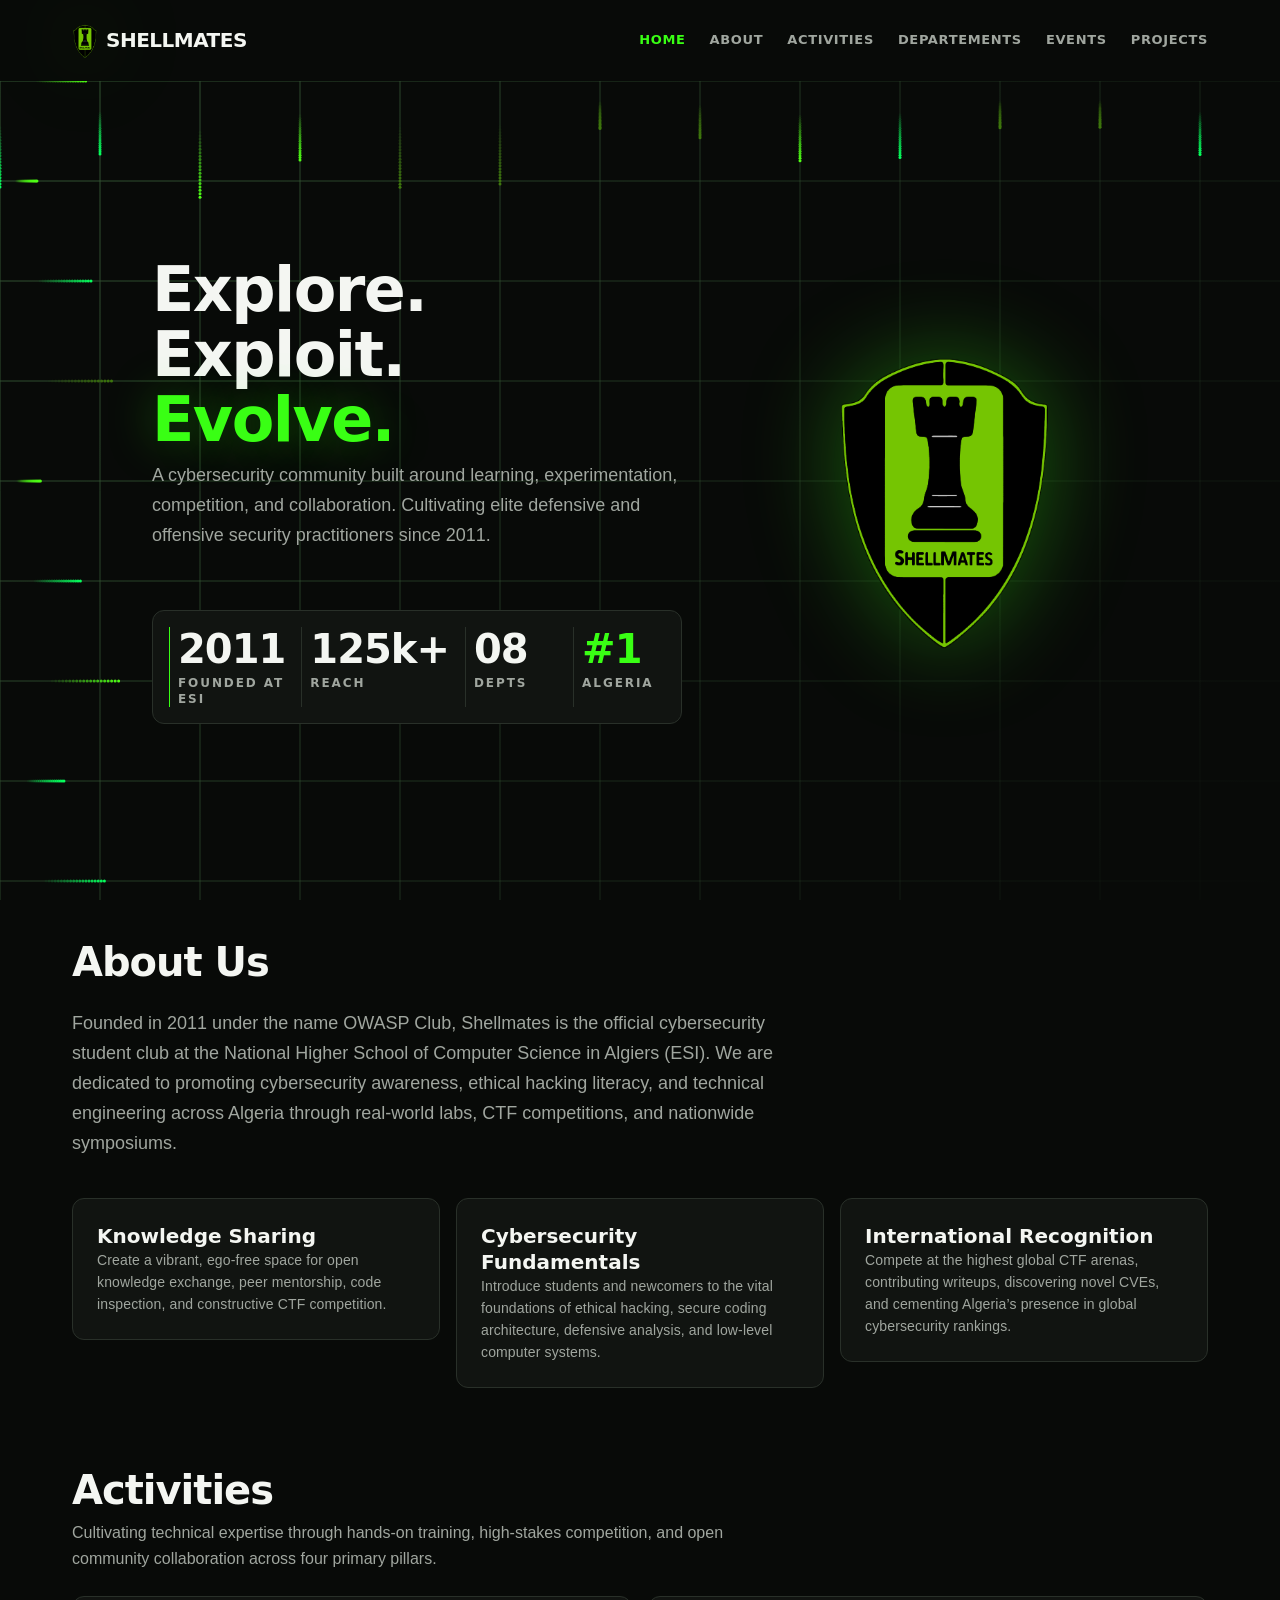
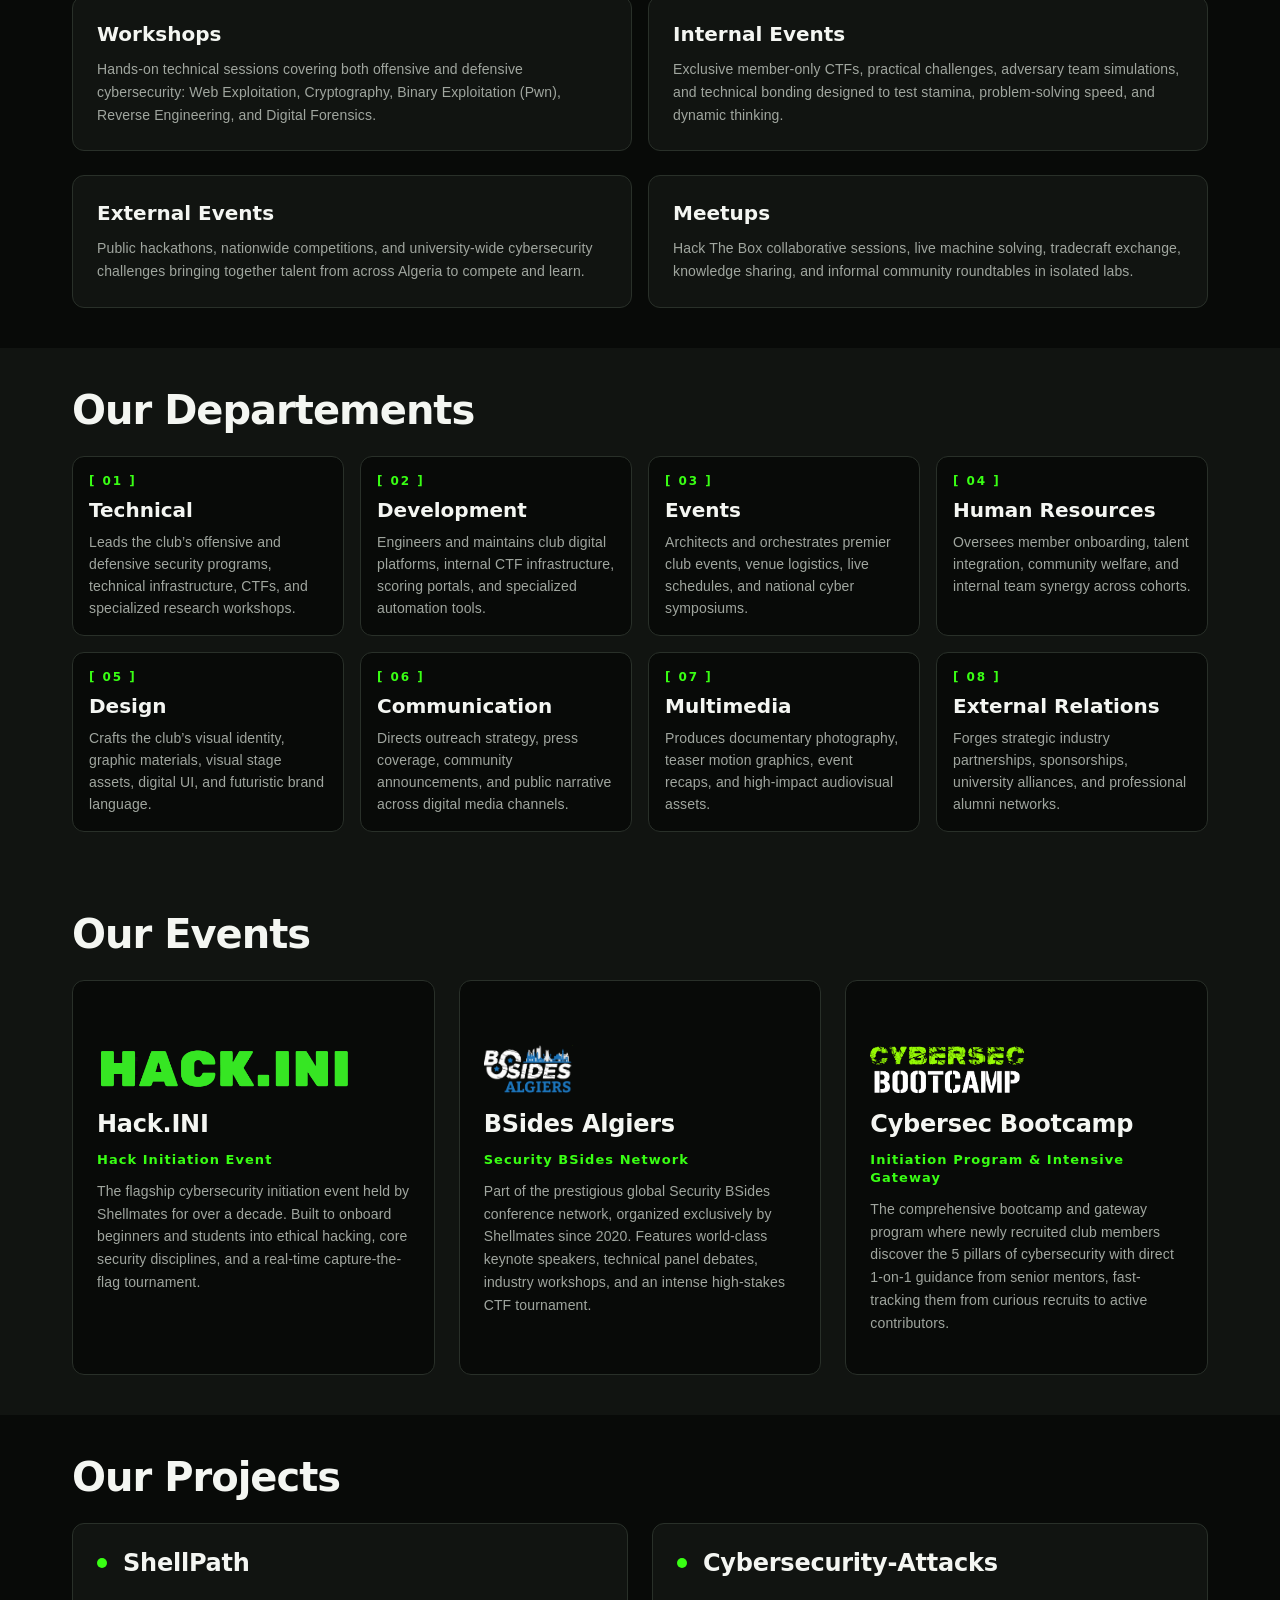
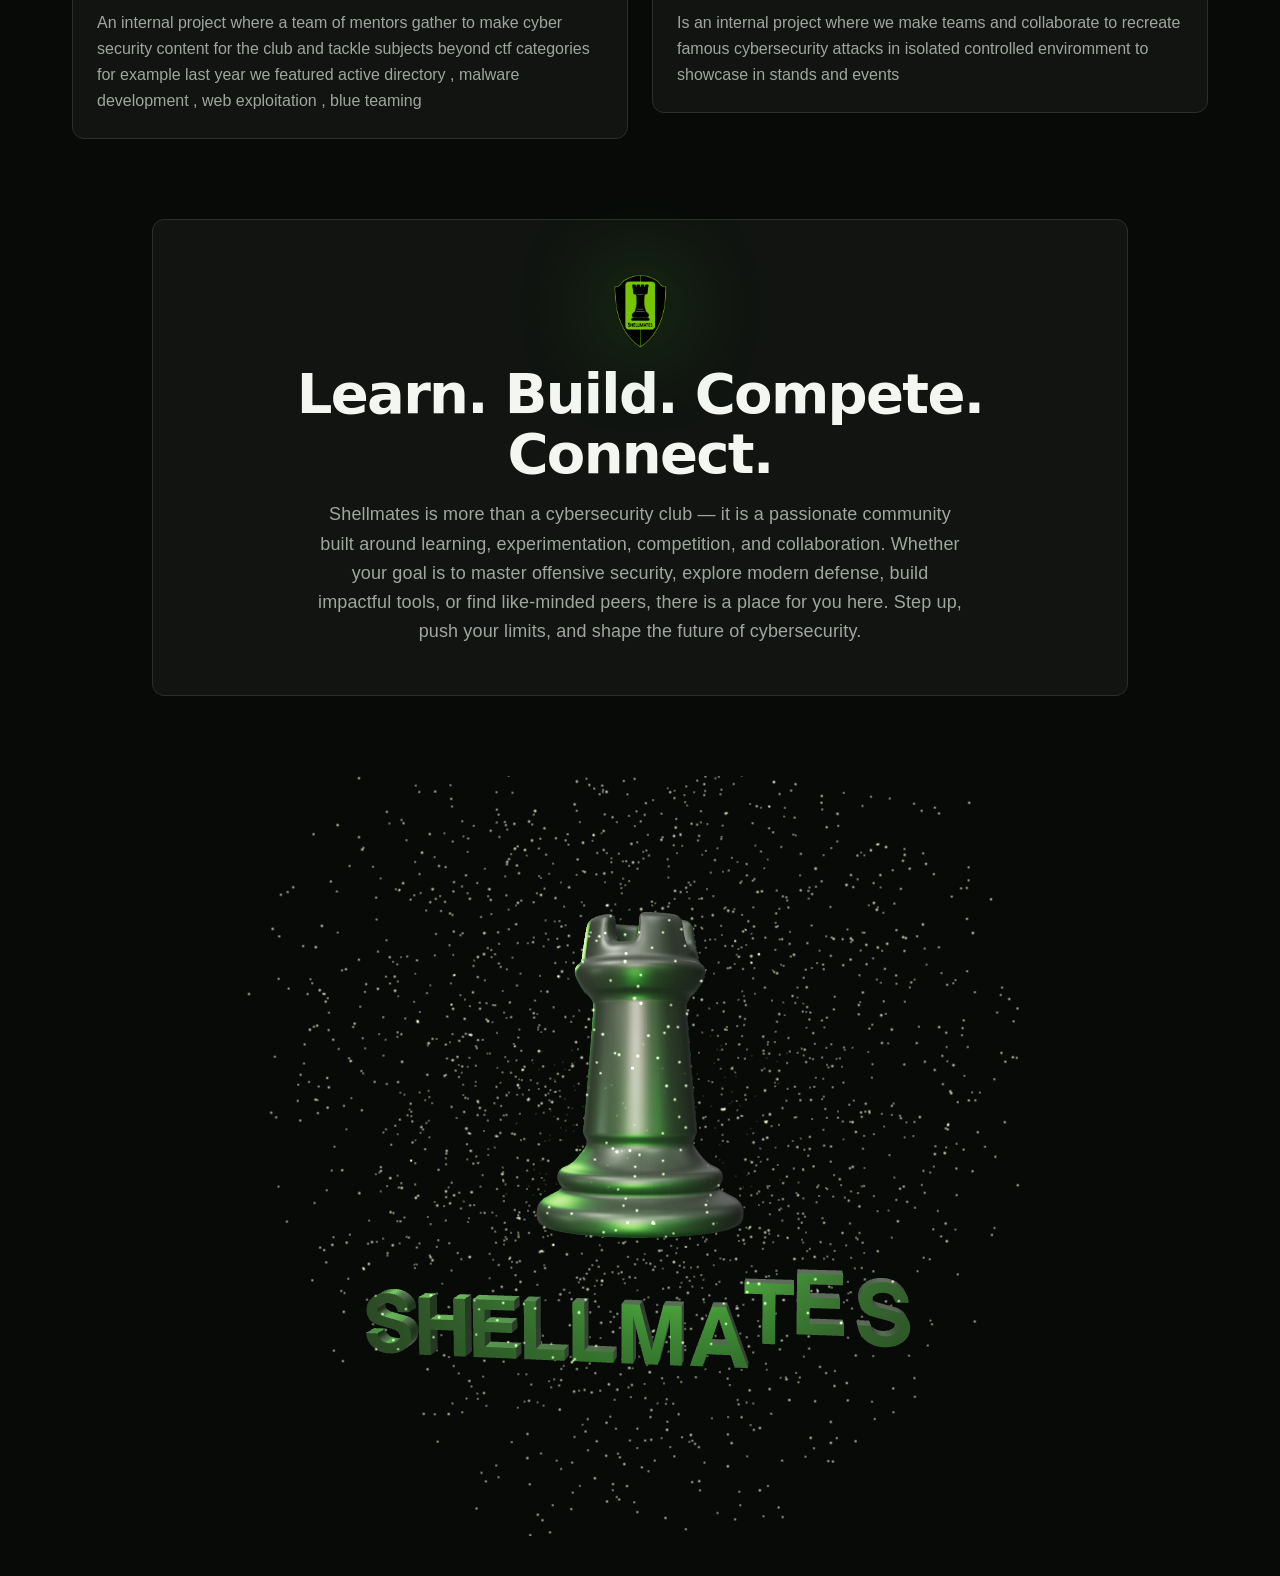
<file: index.html>
<!DOCTYPE html>
<html lang="en">
<head>
    <meta charset="UTF-8">
    <meta name="viewport" content="width=device-width, initial-scale=1.0">
    <title>Shellmates </title>
    <link rel="stylesheet" href="style.css">
    <script type="importmap">
      {
        "imports": {
          "three": "./vendor/three/three.module.js",
          "three/addons/": "./vendor/three/addons/"
        }
      }
    </script>
</head>
<body>
   <header class="header">
    <div class="container">
      <a class="brand" href="#home">
        <img src="images/logo-small.png" alt="Shellmates logo">
        SHELLMATES
      </a>
      <nav aria-label="Main Navigation">
        <a href="#home" class="active">Home</a>
         <a href="#about">About</a>
        <a href="#activities">Activities</a>
        <a href="#departements">Departements</a>
        <a href="#events">Events</a>
        <a href="#projects">Projects</a>
      </nav>
    </div>
  </header>

  <main>
    <!-- ================= HERO ================= -->

    <section id="home" class="hero">

      <canvas id="gridCanvas"></canvas>

      <div class="container">
        <div class="hero-grid">
          <div class="hero-left">
            <h1>Explore. Exploit.<br><span class="accent">Evolve.</span></h1>
            <p>A cybersecurity community built around learning, experimentation, competition, and collaboration. Cultivating elite defensive and offensive security practitioners since 2011.</p>
            
            <div class="stats">
              <div class="stat">
                <b>2011</b>
                <span>Founded at<br>ESI</span>
              </div>
              <div class="stat">
                <b>125k+</b>
                <span>Reach</span>
              </div>
              <div class="stat">
                <b>08</b>
                <span>Depts</span>
              </div>
              <div class="stat">
                <b class="accent">#1</b>
                <span>Algeria</span>
              </div>
            </div>
          </div>
          
          <div class="hero-right">
            <img src="images/logo.png" alt="Shellmates shield emblem">
          </div>
        </div>
      </div>
    </section>

    <!-- ================= ABOUT ================= -->
    <section id="about">
      <div class="container">
        <h2>About Us</h2>
        <p class="lead">
          Founded in 2011 under the name OWASP Club, Shellmates is the official cybersecurity student club at the National Higher School of Computer Science in Algiers (ESI). We are dedicated to promoting cybersecurity awareness, ethical hacking literacy, and technical engineering across Algeria through real-world labs, CTF competitions, and nationwide symposiums.
        </p>
        
        <div class="grid3">
          <article class="card">
            <h3>Knowledge Sharing</h3>
            <p>Create a vibrant, ego-free space for open knowledge exchange, peer mentorship, code inspection, and constructive CTF competition.</p>
          </article>
          
          <article class="card">
            <h3>Cybersecurity Fundamentals</h3>
            <p>Introduce students and newcomers to the vital foundations of ethical hacking, secure coding architecture, defensive analysis, and low-level computer systems.</p>
          </article>
          
          <article class="card">
            <h3>International Recognition</h3>
            <p>Compete at the highest global CTF arenas, contributing writeups, discovering novel CVEs, and cementing Algeria’s presence in global cybersecurity rankings.</p>
          </article>
        </div>
      </div>
    </section>

    <!-- ================= ACTIVITIES ================= -->
    <section id="activities">
      <div class="container">
        <h2>Activities</h2>
        <p class="sec-sub">Cultivating technical expertise through hands-on training, high-stakes competition, and open community collaboration across four primary pillars.</p>
        
        <div class="grid2">
          <article class="card">
            <div class="card-title">
              <h3>Workshops</h3>
            </div>
            <p>Hands-on technical sessions covering both offensive and defensive cybersecurity: Web Exploitation, Cryptography, Binary Exploitation (Pwn), Reverse Engineering, and Digital Forensics.</p>
          </article>
          
          <article class="card">
            <div class="card-title">
              <h3>Internal Events</h3>
            </div>
            <p>Exclusive member-only CTFs, practical challenges, adversary team simulations, and technical bonding designed to test stamina, problem-solving speed, and dynamic thinking.</p>
          </article>
          
          <article class="card">
            <div class="card-title">
              <h3>External Events</h3>
            </div>
            <p>Public hackathons, nationwide competitions, and university-wide cybersecurity challenges bringing together talent from across Algeria to compete and learn.</p>
          </article>
          
          <article class="card">
            <div class="card-title">
              <h3>Meetups</h3>
            </div>
            <p>Hack The Box collaborative sessions, live machine solving, tradecraft exchange, knowledge sharing, and informal community roundtables in isolated labs.</p>
          </article>
        </div>
      </div>
    </section>
     <!-- ================= DEPARTMENTS ================= -->
    <section id="departements" class="alt">
      <div class="container">
        <h2>Our Departements</h2>
        
        <div class="dept-grid">
          <article class="card">
            <div class="dept-top">
              <span class="sg">[ 01 ]</span>
            </div>
            <h3>Technical</h3>
            <p>Leads the club’s offensive and defensive security programs, technical infrastructure, CTFs, and specialized research workshops.</p>
          </article>
          
          <article class="card">
            <div class="dept-top">
              <span class="sg">[ 02 ]</span>
            </div>
            <h3>Development</h3>
            <p>Engineers and maintains club digital platforms, internal CTF infrastructure, scoring portals, and specialized automation tools.</p>
          </article>
          
          <article class="card">
            <div class="dept-top">
              <span class="sg">[ 03 ]</span>
            </div>
            <h3>Events</h3>
            <p>Architects and orchestrates premier club events, venue logistics, live schedules, and national cyber symposiums.</p>
          </article>
          
          <article class="card">
            <div class="dept-top">
              <span class="sg">[ 04 ]</span>
            </div>
            <h3>Human Resources</h3>
            <p>Oversees member onboarding, talent integration, community welfare, and internal team synergy across cohorts.</p>
          </article>
          
          <article class="card">
            <div class="dept-top">
              <span class="sg">[ 05 ]</span>
            </div>
            <h3>Design</h3>
            <p>Crafts the club’s visual identity, graphic materials, visual stage assets, digital UI, and futuristic brand language.</p>
          </article>
          
          <article class="card">
            <div class="dept-top">
              <span class="sg">[ 06 ]</span>
            </div>
            <h3>Communication</h3>
            <p>Directs outreach strategy, press coverage, community announcements, and public narrative across digital media channels.</p>
          </article>
          
          <article class="card">
            <div class="dept-top">
              <span class="sg">[ 07 ]</span>
            </div>
            <h3>Multimedia</h3>
            <p>Produces documentary photography, teaser motion graphics, event recaps, and high-impact audiovisual assets.</p>
          </article>
          
          <article class="card">
            <div class="dept-top">
              <span class="sg">[ 08 ]</span>
            </div>
            <h3>External Relations</h3>
            <p>Forges strategic industry partnerships, sponsorships, university alliances, and professional alumni networks.</p>
          </article>
        </div>
      </div>
    </section>

    

    <!-- ================= EVENTS ================= -->
    <section id="events" class="alt">
      <div class="container">
        <h2>Our Events</h2>
        
        <div class="events">
          <article class="card event">
            <img src="images/hackini.png" alt="Hack.INI logo">
            <h3>Hack.INI</h3>
            <div class="tag">Hack Initiation Event</div>
            <p>The flagship cybersecurity initiation event held by Shellmates for over a decade. Built to onboard beginners and students into ethical hacking, core security disciplines, and a real-time capture-the-flag tournament.</p>
          </article>
          
          <article class="card event">
            <img src="images/bsides.png" alt="BSides Algiers logo">
            <h3>BSides Algiers</h3>
            <div class="tag">Security BSides Network</div>
            <p>Part of the prestigious global Security BSides conference network, organized exclusively by Shellmates since 2020. Features world-class keynote speakers, technical panel debates, industry workshops, and an intense high-stakes CTF tournament.</p>
          </article>
          
          <article class="card event">
            <img src="images/cybersec-bootcamp.png" alt="Cybersec Bootcamp logo">
            <h3>Cybersec Bootcamp</h3>
            <div class="tag">Initiation Program &amp; Intensive Gateway</div>
            <p>The comprehensive bootcamp and gateway program where newly recruited club members discover the 5 pillars of cybersecurity with direct 1-on-1 guidance from senior mentors, fast-tracking them from curious recruits to active contributors.</p>
          </article>
        </div>
      </div>
    </section>


   
    <!-- ================= PROJECTS ================= -->
    <section id="projects">
      <div class="container">
        <h2>Our Projects</h2>
        
        <div class="projects">
          <article class="card project">
            <div class="project-head">
              <span class="dot" aria-hidden="true"></span>
              <h3>ShellPath</h3>
            </div>
            <p>An internal project where a team of mentors gather to make cyber security content for the club and tackle subjects beyond ctf categories for example last year we featured active directory , malware development , web exploitation , blue teaming</p>
          </article>
          
          <article class="card project">
            <div class="project-head">
              <span class="dot" aria-hidden="true"></span>
              <h3>Cybersecurity-Attacks</h3>
            </div>
            <p>Is an internal project where we make teams and collaborate to recreate famous cybersecurity attacks in isolated controlled enviromment to showcase in stands and events</p>
          </article>
        </div>
      </div>
    </section>

    <!-- ================= END / CTA ================= -->
    <section class="end">
      <div class="container">
        <div class="card cta">
          <img src="images/logo-small.png" alt="Shellmates logo">
          <h2>Learn. Build. Compete.<br>Connect.</h2>
          <p>Shellmates is more than a cybersecurity club — it is a passionate community built around learning, experimentation, competition, and collaboration. Whether your goal is to master offensive security, explore modern defense, build impactful tools, or find like-minded peers, there is a place for you here. Step up, push your limits, and shape the future of cybersecurity.</p>
        </div>
      </div>
    </section>

    <!-- ================= 3D SHOWCASE ================= -->
    <section id="showcase" class="showcase">
      <div class="container">
        <div class="showstage is-loading" id="showstage">
          <canvas id="finaleCanvas" aria-label="Interactive 3D scene of a chess piece with glowing green orbit rings, with the Shellmates name below." role="img"></canvas>
          <p class="show-load" aria-hidden="true">Loading 3D scene…</p>
          <p class="show-fallback">The 3D scene couldn't start on this browser.</p>
        </div>
      </div>
    </section>
  </main>

<script src="script.js"></script>
<script src="grid.js"></script>
<script type="module" src="showcase.js"></script>

</body>
</html>
</file>
<file: style.css>
:root{
  --bg:#080a08;
  --surface:#111411;
  --border:#293029;
  --text:#f4f6f2;
  --muted:#a0a69f;
  --accent:#39ff14;
  --glow:rgba(57,255,20,.35);
  color-scheme:dark
}

*{
  box-sizing:border-box;
  margin:0;
  padding:0
}


html{
  scroll-behavior:smooth
}

body {
      background-color: var(--bg);
      color: var(--text);

      font-family: -apple-system, BlinkMacSystemFont, "Segoe UI", Roboto, Helvetica, Arial, sans-serif, "Apple Color Emoji", "Segoe UI Emoji", "Segoe UI Symbol";
      font-size: 16px;
      font-weight: 400;
      line-height: 26px;
    }

    a {
      color: inherit;
      text-decoration: none;
    }

    img {
      display: block;
      max-width: 100%;
    }

   
    h1, h2, h3, .sg, .brand, .stat b, .stat span, nav a, .tag {
      
      font-family: ui-sans-serif, system-ui, -apple-system, BlinkMacSystemFont, "Segoe UI", Roboto, "Helvetica Neue", Arial, sans-serif;
      font-weight: 700;
    }

    h2 {
      margin-bottom: 24px;
      font-size: 40px;
      line-height: 44px;
      letter-spacing: -1px;
    }

    p {
      color: var(--muted);
    }

    
    .container {
      max-width: 1200px;
      margin: 0 auto;
      padding: 0 32px;
    }

    section {
      padding: 40px 0;
      scroll-margin-top: 81px;
    }

    section.alt {
      background-color: var(--surface);
    }

    .card {
      padding: 24px;
      background-color: var(--surface);
      border: 1px solid var(--border);
      border-radius: 12px;
    }

    .alt .card, 
    .card.dark {
      background-color: var(--bg);
    }

    .card h3 {
      font-size: 20px;
      line-height: 26px;
      color: var(--text);
    }

    .card p {
      font-size: 14px;
      line-height: 22px;
      letter-spacing: 0.14px;
    }

    .accent {
      color: var(--accent);
    }

    .header {
      position: sticky;
      top: 0;
      z-index: 10;
      height: 81px;
      background-color: var(--bg);
      -webkit-backdrop-filter: blur(24px);
      backdrop-filter: blur(24px);
    }

    .header .container {
      display: flex;
      align-items: center;
      justify-content: space-between;
      gap: 16px;
      height: 80px;
    }

    .brand {
      display: flex;
      align-items: center;
      gap: 8px;
      font-size: 20px;
      line-height: 26px;
      letter-spacing: -0.5px;
    }

    .brand img {
      width: 26px;
      height: 36px;
      filter: drop-shadow(0 0 48px var(--glow));
    }

    nav {
      display: flex;
      gap: 24px;
      overflow-x: auto;
    }

    nav a {
      color: var(--muted);
      font-size: 13px;
      line-height: 18px;
      letter-spacing: 0.65px;
      text-transform: uppercase;
      transition: color 0.2s ease-in-out;
    }

    nav a:hover, 
    nav a.active {
      color: var(--accent);
    }

    .hero {
      position: relative;
      overflow: hidden;
      display: flex;
      align-items: center;
      min-height: calc(100vh - 81px);
      min-height: calc(100svh - 81px);
    }

    #gridCanvas {
      position: absolute;
      top: 0;
      left: 0;
      width: 100%;
      height: 100%;
      z-index: 0;
      pointer-events: none;
    }

    .hero .container {
      position: relative;
      z-index: 1;
      width: 100%;
      max-width: 1400px;
      padding: 0 152px;
    }

    .hero-grid {
      display: grid;
      grid-template-columns: 1.45fr 1fr;
      gap: 80px;
      min-height: 467px;
    }

    .hero-left {
      display: flex;
      flex-direction: column;
    }

    .hero h1 {
      font-size: 62px;
      line-height: 65px;
      letter-spacing: -1.55px;
    }

    .hero h1 .accent {
      text-shadow: 0 0 48px var(--glow);
    }

    .hero-left p {
      max-width: 547px;
      margin-top: 8px;
      font-size: 18px;
      line-height: 30px;
    }

    
    .stats {
      display: grid;
      grid-template-columns: repeat(4, 1fr);
      gap: 16px;
      margin-top: auto;
      padding: 16px;
      background-color: var(--surface);
      border: 1px solid var(--border);
      border-radius: 12px;
    }

    .stat {
      padding-left: 8px;
      border-left: 1px solid var(--border);
    }

    .stat:first-child {
      border-color: var(--accent);
    }

    .stat b {
      display: block;
      font-size: 40px;
      line-height: 44px;
      letter-spacing: -1px;
    }

    .stat span {
      display: block;
      margin-top: 4px;
      color: var(--muted);
      font-size: 12px;
      line-height: 16px;
      letter-spacing: 1.92px;
      text-transform: uppercase;
    }

    .hero-right {
      display: flex;
      align-items: center;
      justify-content: center;
    }

    .hero-right img {
      width: 236px;
      height: 320px;
      filter: drop-shadow(0 0 48px var(--glow));
    }

   
    .lead {
      max-width: 720px;
      margin-bottom: 24px;
      font-size: 18px;
      line-height: 30px;
    }

    .grid3 {
      display: grid;
      grid-template-columns: repeat(3, 1fr);
      gap: 16px;
      align-items: start;
      padding-top: 16px;
    }

    .grid3 .card {
      color: var(--muted);
    }

    .dept-grid {
      display: grid;
      grid-template-columns: repeat(4, 1fr);
      gap: 16px;
    }

    .dept-grid .card {
      display: flex;
      flex-direction: column;
      gap: 8px;
      padding: 16px;
    }

    .dept-top {
      display: flex;
      align-items: center;
      justify-content: space-between;
      color: var(--muted);
    }

    .dept-top .sg {
      color: var(--accent);
      font-size: 12px;
      line-height: 16px;
      letter-spacing: 1.92px;
    }

    
    .sec-sub {
      max-width: 701px;
      margin: -16px 0 24px;
      font-size: 16px;
      line-height: 26px;
    }

    .grid2 {
      display: grid;
      grid-template-columns: repeat(2, 1fr);
      gap: 24px 16px;
      align-items: start;
    }

    .card-title {
      display: flex;
      align-items: center;
      justify-content: space-between;
      margin-bottom: 11px;
      color: var(--accent);
    }

    .card-title h3 {
      color: var(--text);
    }

    .grid2 .card p {
      line-height: 22.75px;
    }

    .events {
      display: grid;
      grid-template-columns: repeat(3, 1fr);
      gap: 24px;
    }

    .event {
      padding: 64px 24px 40px;
    }

    .event img {
      width: auto;
      height: 48px;
      margin-bottom: 16px;
    }

    .event h3 {
      font-size: 24px;
      line-height: 30px;
      letter-spacing: -0.24px;
    }

    .event .tag {
      margin: 12px 0 11px;
      color: var(--accent);
      font-size: 13px;
      line-height: 18px;
      letter-spacing: 1.04px;
    }

    .event p {
      line-height: 22.75px;
    }

   
    .projects {
      display: grid;
      grid-template-columns: repeat(2, 1fr);
      gap: 24px;
      align-items: start;
    }

    .project-head {
      display: flex;
      align-items: center;
      gap: 16px;
      margin-bottom: 32px;
    }

    .dot {
      width: 10px;
      height: 10px;
      background-color: var(--accent);
      border-radius: 9999px;
    }

    .project-head h3 {
      font-size: 24px;
      line-height: 30px;
      letter-spacing: -0.24px;
    }

    .project p {
      font-size: 16px;
      line-height: 26px;
      letter-spacing: 0;
    }

    .showcase,
    .end {
      border-bottom: 0;
    }

    .showstage {
      position: relative;
      height: min(88vh, 760px);
      min-height: 380px;
      overflow: hidden;
    }

    #finaleCanvas {
      display: block;
      width: 100%;
      height: 100%;
      touch-action: none;
    }

    .show-load {
      position: absolute;
      top: 50%;
      left: 50%;
      transform: translate(-50%, -50%);
      color: var(--muted);
      font-size: 13px;
      letter-spacing: 1.04px;
      text-transform: uppercase;
      animation: loadPulse 1.6s ease-in-out infinite;
    }

    @keyframes loadPulse {
      0%, 100% { opacity: 0.45; }
      50% { opacity: 1; }
    }

    .showstage.is-ready .show-load {
      display: none;
    }

    .show-fallback {
      display: none;
      position: absolute;
      top: 50%;
      left: 50%;
      transform: translate(-50%, -50%);
      color: var(--muted);
      font-size: 14px;
    }

    .showstage.is-failed .show-fallback {
      display: block;
    }

    .showstage.is-failed #finaleCanvas {
      display: none;
    }

    .end .container {
      max-width: 1280px;
      padding: 0 152px;
    }

    .cta {
      display: flex;
      flex-direction: column;
      align-items: center;
      gap: 16px;
      padding: 48px;
      text-align: center;
    }

    .cta img {
      width: 59px;
      height: 80px;
      filter: drop-shadow(0 0 48px var(--glow));
    }

    .cta h2 {
      margin: 0;
      font-size: 56px;
      line-height: 60px;
      letter-spacing: -1.68px;
    }

    .cta p {
      max-width: 651px;
      font-size: 18px;
      line-height: 29.25px;
    }


    @media (max-width: 1000px) {
      .hero .container, 
      .end .container {
        padding: 0 24px;
      }
      
      .hero-grid,
      .grid3, 
      .events, 
      .projects {
        grid-template-columns: 1fr;
      }

      .dept-grid {
        grid-template-columns: repeat(2, 1fr);
      }
    }

    @media (max-width: 640px) {
      .container {
        padding: 0 16px;
      }

      .hero h1 {
        font-size: 44px;
        line-height: 48px;
      }

      .cta h2 {
        font-size: 36px;
        line-height: 42px;
      }

      .grid2, 
      .dept-grid {
        grid-template-columns: 1fr;
      }

      .stats {
        grid-template-columns: repeat(2, 1fr);
      }
    }

    /* ============ INTERACTIONS ============ */

    .brand,
    .brand img {
      transition: text-shadow 0.3s ease, filter 0.3s ease;
    }

    .brand:hover {
      text-shadow: 0 0 24px var(--glow);
    }

    .brand:hover img {
      filter: drop-shadow(0 0 64px var(--glow));
    }

    nav a {
      position: relative;
    }

    nav a::after {
      content: "";
      position: absolute;
      left: 0;
      bottom: -6px;
      width: 100%;
      height: 1px;
      background-color: var(--accent);
      transform: scaleX(0);
      transform-origin: left center;
      transition: transform 0.25s ease-in-out;
    }

    nav a:hover::after,
    nav a.active::after {
      transform: scaleX(1);
    }

    nav a:active {
      transform: translateY(1px);
    }

    nav a:focus-visible {
      outline: 1px solid var(--accent);
      outline-offset: 4px;
    }

    .card {
      position: relative;
      transition: transform 0.3s cubic-bezier(0.22, 0.61, 0.36, 1),
        border-color 0.3s ease,
        box-shadow 0.3s ease;
    }

    .card::before {
      content: "";
      position: absolute;
      top: 0;
      left: 24px;
      width: 56px;
      height: 2px;
      background-color: var(--accent);
      transform: scaleX(0);
      transform-origin: left center;
      transition: transform 0.3s ease;
    }

    .card:hover {
      transform: translateY(-4px);
      border-color: var(--accent);
      box-shadow: 0 10px 40px -10px var(--glow);
    }

    .card:hover::before {
      transform: scaleX(1);
    }

    .card:active {
      transform: translateY(-1px) scale(0.99);
      transition-duration: 0.12s;
    }

    .card::after {
      content: "";
      position: absolute;
      inset: 0;
      border: 1px solid var(--accent);
      border-radius: 12px;
      opacity: 0;
      transform: scale(0.98);
      pointer-events: none;
    }

    .card.clicked::after {
      animation: clickPulse 0.5s ease-out;
    }

    @keyframes clickPulse {
      0% {
        opacity: 0.8;
        transform: scale(0.99);
      }
      100% {
        opacity: 0;
        transform: scale(1.05);
      }
    }

    .stat {
      transition: border-color 0.25s ease, transform 0.25s ease;
    }

    .stat:hover {
      border-color: var(--accent);
      transform: translateX(3px);
    }

    .stat:active {
      transform: translateX(1px) scale(0.98);
    }

    .event img {
      transition: transform 0.3s ease;
    }

    .event:hover img {
      transform: scale(1.1);
    }

    .dot {
      animation: dotPulse 2.4s ease-in-out infinite;
    }

    @keyframes dotPulse {
      0%,
      100% {
        box-shadow: 0 0 0 0 var(--glow);
      }
      50% {
        box-shadow: 0 0 0 7px rgba(57, 255, 20, 0);
      }
    }

    .hero-right img,
    .cta img {
      animation: float 5s ease-in-out infinite;
      transition: filter 0.3s ease;
    }

    @keyframes float {
      0%,
      100% {
        transform: translateY(0);
      }
      50% {
        transform: translateY(-12px);
      }
    }

    .hero-right:hover img,
    .cta:hover img {
      filter: drop-shadow(0 0 64px var(--glow));
    }

    @media (prefers-reduced-motion: reduce) {
      .hero-right img,
      .cta img,
      .dot,
      .show-load {
        animation: none;
      }

      .card.clicked::after {
        animation: none;
      }

      .card,
      nav a,
      .stat,
      .brand,
      .brand img,
      .event img {
        transition: none;
      }
    }
</file>
